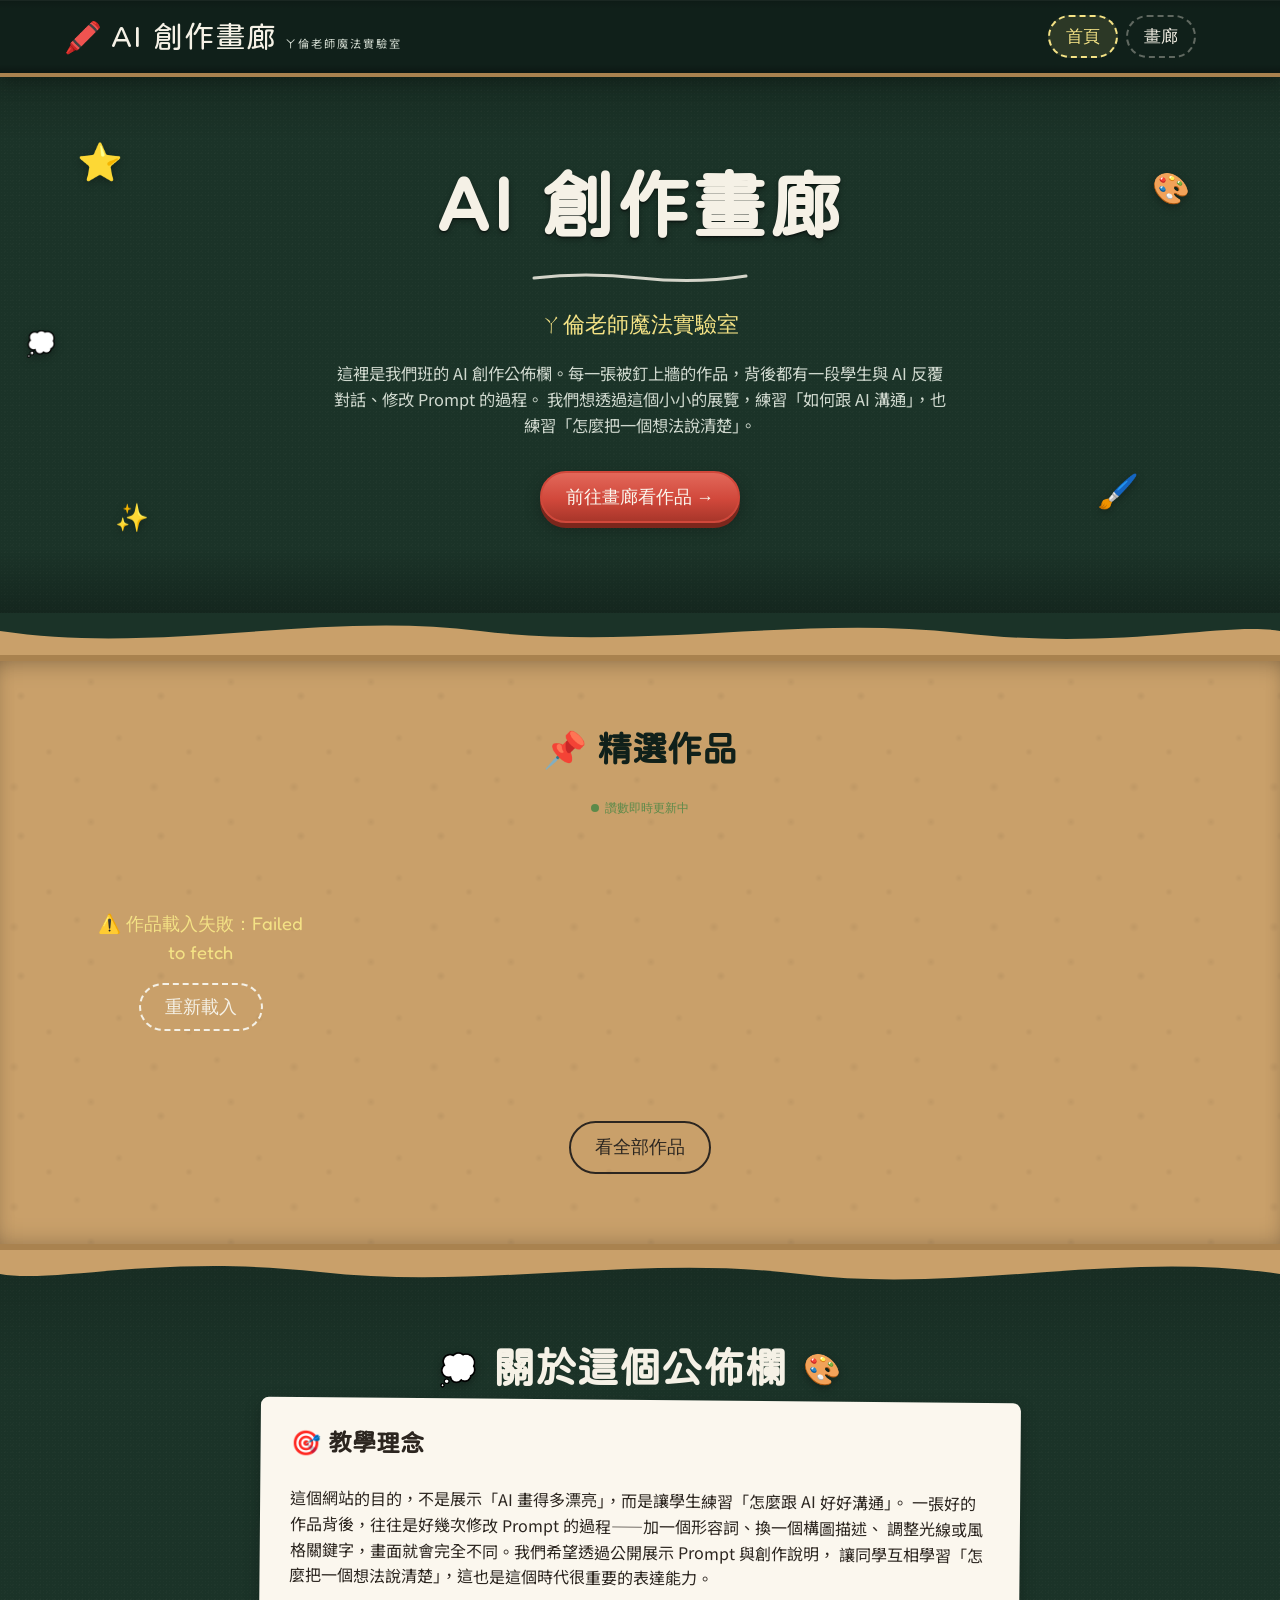
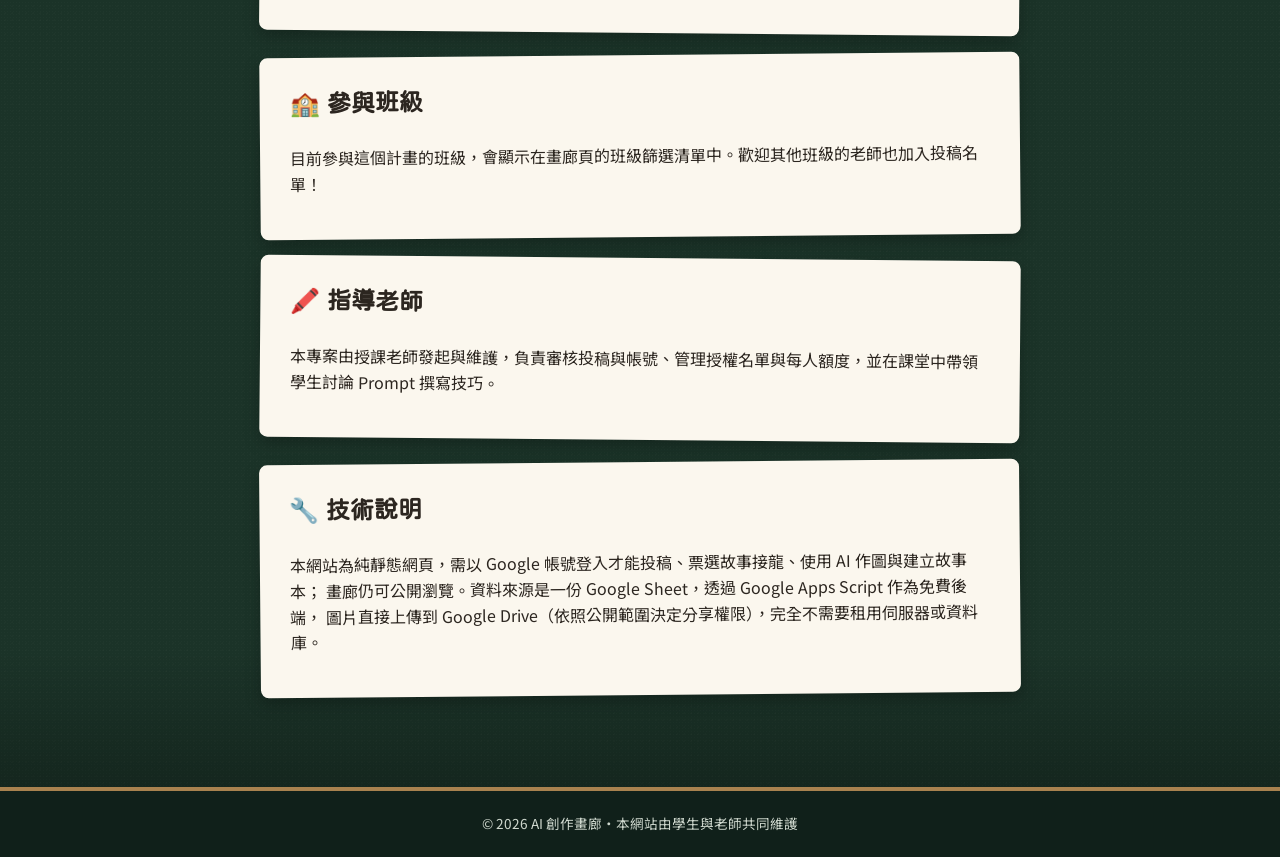
<file: index.html>
<!DOCTYPE html>
<html lang="zh-Hant">
<head>
<meta charset="UTF-8">
<meta name="viewport" content="width=device-width, initial-scale=1.0">
<title>AI 創作畫廊</title>
<meta name="description" content="展示學生 AI 生成作品的教室公佈欄式畫廊，練習與 AI 協作創作、學習寫出好的 Prompt。">
<link rel="preconnect" href="https://fonts.googleapis.com">
<link rel="preconnect" href="https://fonts.gstatic.com" crossorigin>
<link href="https://fonts.googleapis.com/css2?family=Huninn&family=Fredoka:wght@400;500;600;700&family=Noto+Sans+TC:wght@400;500;700;900&family=Nunito:wght@400;600;700&display=swap" rel="stylesheet">
<link rel="stylesheet" href="css/style.css">
</head>
<body>

<header class="site-header blackboard-bg">
  <div class="container">
    <a href="index.html" class="brand"><span class="brand-icon">🖍️</span> AI 創作畫廊<small>ㄚ倫老師魔法實驗室</small></a>
    <nav class="nav-tabs">
      <a class="nav-tab active" data-page="home" href="index.html">首頁</a>
      <a class="nav-tab" data-page="gallery" href="gallery.html">畫廊</a>
      <a class="nav-tab auth-only" data-page="submit" href="submit.html">我的頁面</a>
      <a class="nav-tab auth-only" data-page="ai" href="ai.html">AI 作圖</a>
      <a class="nav-tab auth-only" data-page="story" href="story.html">故事接龍</a>
    </nav>
  </div>
</header>

<section class="hero blackboard-bg">
  <span class="hero-decor d1">⭐</span>
  <span class="hero-decor d2">🎨</span>
  <span class="hero-decor d3">✨</span>
  <span class="hero-decor d4">🖌️</span>
  <span class="hero-decor d5">💭</span>
  <div class="container">
    <h1 class="hero-title">AI 創作畫廊</h1>
    <svg class="hero-underline" viewBox="0 0 220 14" style="display:block;margin:0 auto 22px;">
      <path d="M4 8 Q 55 2, 110 8 T 216 6" fill="none" stroke="#f5f1e6" stroke-width="3" stroke-linecap="round"/>
    </svg>
    <p class="hero-subtitle">ㄚ倫老師魔法實驗室</p>
    <p class="hero-desc">
      這裡是我們班的 AI 創作公佈欄。每一張被釘上牆的作品，背後都有一段學生與 AI 反覆對話、修改 Prompt 的過程。
      我們想透過這個小小的展覽，練習「如何跟 AI 溝通」，也練習「怎麼把一個想法說清楚」。
    </p>
    <div class="btn-row" style="justify-content:center;">
      <a href="gallery.html" class="btn btn-pin">前往畫廊看作品 →</a>
      <a href="submit.html" class="btn btn-chalk auth-only">前往我的頁面</a>
    </div>
  </div>
</section>
<svg class="wave-divider" viewBox="0 0 1200 44" preserveAspectRatio="none" xmlns="http://www.w3.org/2000/svg">
  <path d="M0,20 C150,44 300,0 450,20 C600,40 750,4 900,22 C1050,40 1150,10 1200,20 L1200,44 L0,44 Z" style="fill:var(--cork);"/>
</svg>

<section class="board-section cork-bg">
  <div class="container">
    <h2 class="board-heading">📌 精選作品</h2>
    <p style="text-align:center;margin:-24px 0 30px;">
      <span class="live-indicator"><span class="live-dot"></span>讚數即時更新中</span>
    </p>
    <div class="note-grid" id="featured-grid"></div>
    <div style="text-align:center;margin-top:10px;">
      <a href="gallery.html" class="btn btn-outline-dark">看全部作品</a>
    </div>
  </div>
</section>

<section class="blackboard-bg" id="about">
  <!-- 波浪要放在深色區塊「裡面」，透明的那一半才會露出黑板底色，接縫才不會出現一條淺色帶 -->
  <svg class="wave-divider wave-flip" viewBox="0 0 1200 44" preserveAspectRatio="none" xmlns="http://www.w3.org/2000/svg">
    <path d="M0,20 C150,44 300,0 450,20 C600,40 750,4 900,22 C1050,40 1150,10 1200,20 L1200,44 L0,44 Z" style="fill:var(--cork);"/>
  </svg>
  <div class="container about-wrap" style="padding:30px 0 70px;">
    <div class="page-hero-row">
      <span class="page-hero-emoji" aria-hidden="true">💭</span>
      <h1>關於這個公佈欄</h1>
      <span class="page-hero-emoji" aria-hidden="true">🎨</span>
    </div>

    <div class="about-card">
      <h3>🎯 教學理念</h3>
      <p>
        這個網站的目的，不是展示「AI 畫得多漂亮」，而是讓學生練習「怎麼跟 AI 好好溝通」。
        一張好的作品背後，往往是好幾次修改 Prompt 的過程——加一個形容詞、換一個構圖描述、
        調整光線或風格關鍵字，畫面就會完全不同。我們希望透過公開展示 Prompt 與創作說明，
        讓同學互相學習「怎麼把一個想法說清楚」，這也是這個時代很重要的表達能力。
      </p>
    </div>

    <div class="about-card">
      <h3>🏫 參與班級</h3>
      <p>目前參與這個計畫的班級，會顯示在畫廊頁的班級篩選清單中。歡迎其他班級的老師也加入投稿名單！</p>
    </div>

    <div class="about-card">
      <h3>🖍️ 指導老師</h3>
      <p>本專案由授課老師發起與維護，負責審核投稿與帳號、管理授權名單與每人額度，並在課堂中帶領學生討論 Prompt 撰寫技巧。</p>
    </div>

    <div class="about-card">
      <h3>🔧 技術說明</h3>
      <p>
        本網站為純靜態網頁，需以 Google 帳號登入才能投稿、票選故事接龍、使用 AI 作圖與建立故事本；
        畫廊仍可公開瀏覽。資料來源是一份 Google Sheet，透過 Google Apps Script 作為免費後端，
        圖片直接上傳到 Google Drive（依照公開範圍決定分享權限），完全不需要租用伺服器或資料庫。
      </p>
    </div>
  </div>
</section>

<footer class="site-footer">
  <div class="container">
    © <span id="footer-year"></span> AI 創作畫廊・本網站由學生與老師共同維護
  </div>
</footer>

<script src="js/config.js"></script>
<script src="js/api.js"></script>
<script src="js/main.js"></script>
<script src="js/filters.js"></script>
<script src="js/auth.js"></script>
<script src="js/home.js"></script>
</body>
</html>
</file>
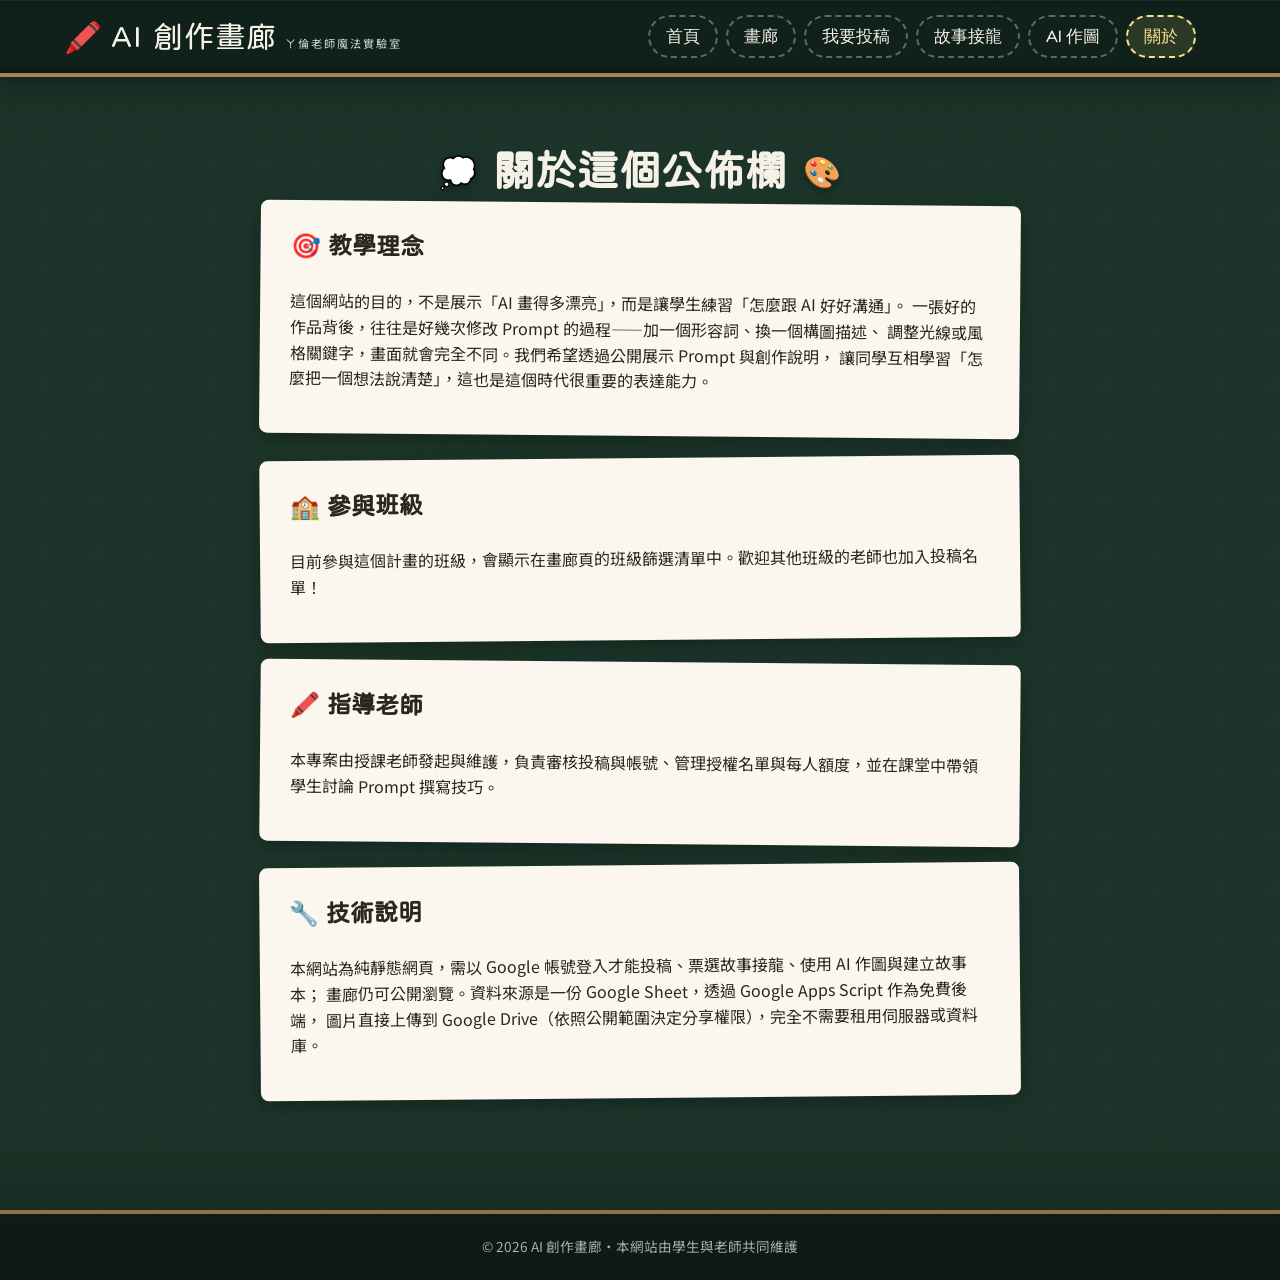
<file: about.html>
<!DOCTYPE html>
<html lang="zh-Hant">
<head>
<meta charset="UTF-8">
<meta name="viewport" content="width=device-width, initial-scale=1.0">
<title>關於 - AI 創作畫廊</title>
<meta name="description" content="關於這個 AI 創作教學專案的理念與參與者。">
<link rel="preconnect" href="https://fonts.googleapis.com">
<link rel="preconnect" href="https://fonts.gstatic.com" crossorigin>
<link href="https://fonts.googleapis.com/css2?family=Huninn&family=Fredoka:wght@400;500;600;700&family=Noto+Sans+TC:wght@400;500;700;900&family=Nunito:wght@400;600;700&display=swap" rel="stylesheet">
<link rel="stylesheet" href="css/style.css">
</head>
<body class="blackboard-bg">

<header class="site-header blackboard-bg">
  <div class="container">
    <a href="index.html" class="brand"><span class="brand-icon">🖍️</span> AI 創作畫廊<small>ㄚ倫老師魔法實驗室</small></a>
    <nav class="nav-tabs">
      <a class="nav-tab" data-page="home" href="index.html">首頁</a>
      <a class="nav-tab" data-page="gallery" href="gallery.html">畫廊</a>
      <a class="nav-tab" data-page="submit" href="submit.html">我要投稿</a>
      <a class="nav-tab" data-page="story" href="story.html">故事接龍</a>
      <a class="nav-tab" data-page="ai" href="ai.html">AI 作圖</a>
      <a class="nav-tab active" data-page="about" href="about.html">關於</a>
    </nav>
  </div>
</header>

<div class="container about-wrap">
  <div class="page-hero-row">
    <span class="page-hero-emoji" aria-hidden="true">💭</span>
    <h1>關於這個公佈欄</h1>
    <span class="page-hero-emoji" aria-hidden="true">🎨</span>
  </div>

  <div class="about-card">
    <h3>🎯 教學理念</h3>
    <p>
      這個網站的目的，不是展示「AI 畫得多漂亮」，而是讓學生練習「怎麼跟 AI 好好溝通」。
      一張好的作品背後，往往是好幾次修改 Prompt 的過程——加一個形容詞、換一個構圖描述、
      調整光線或風格關鍵字，畫面就會完全不同。我們希望透過公開展示 Prompt 與創作說明，
      讓同學互相學習「怎麼把一個想法說清楚」，這也是這個時代很重要的表達能力。
    </p>
  </div>

  <div class="about-card">
    <h3>🏫 參與班級</h3>
    <p>目前參與這個計畫的班級，會顯示在畫廊頁的班級篩選清單中。歡迎其他班級的老師也加入投稿名單！</p>
  </div>

  <div class="about-card">
    <h3>🖍️ 指導老師</h3>
    <p>本專案由授課老師發起與維護，負責審核投稿與帳號、管理授權名單與每人額度，並在課堂中帶領學生討論 Prompt 撰寫技巧。</p>
  </div>

  <div class="about-card">
    <h3>🔧 技術說明</h3>
    <p>
      本網站為純靜態網頁，需以 Google 帳號登入才能投稿、票選故事接龍、使用 AI 作圖與建立故事本；
      畫廊仍可公開瀏覽。資料來源是一份 Google Sheet，透過 Google Apps Script 作為免費後端，
      圖片直接上傳到 Google Drive（依照公開範圍決定分享權限），完全不需要租用伺服器或資料庫。
    </p>
  </div>
</div>

<footer class="site-footer">
  <div class="container">
    © <span id="footer-year"></span> AI 創作畫廊・本網站由學生與老師共同維護
  </div>
</footer>

<script src="js/config.js"></script>
<script src="js/api.js"></script>
<script src="js/main.js"></script>
<script src="js/filters.js"></script>
<script src="js/auth.js"></script>
<script>
  document.addEventListener("DOMContentLoaded", () => {
    setActiveNav("about");
    renderFooterYear();
  });
</script>
</body>
</html>
</file>
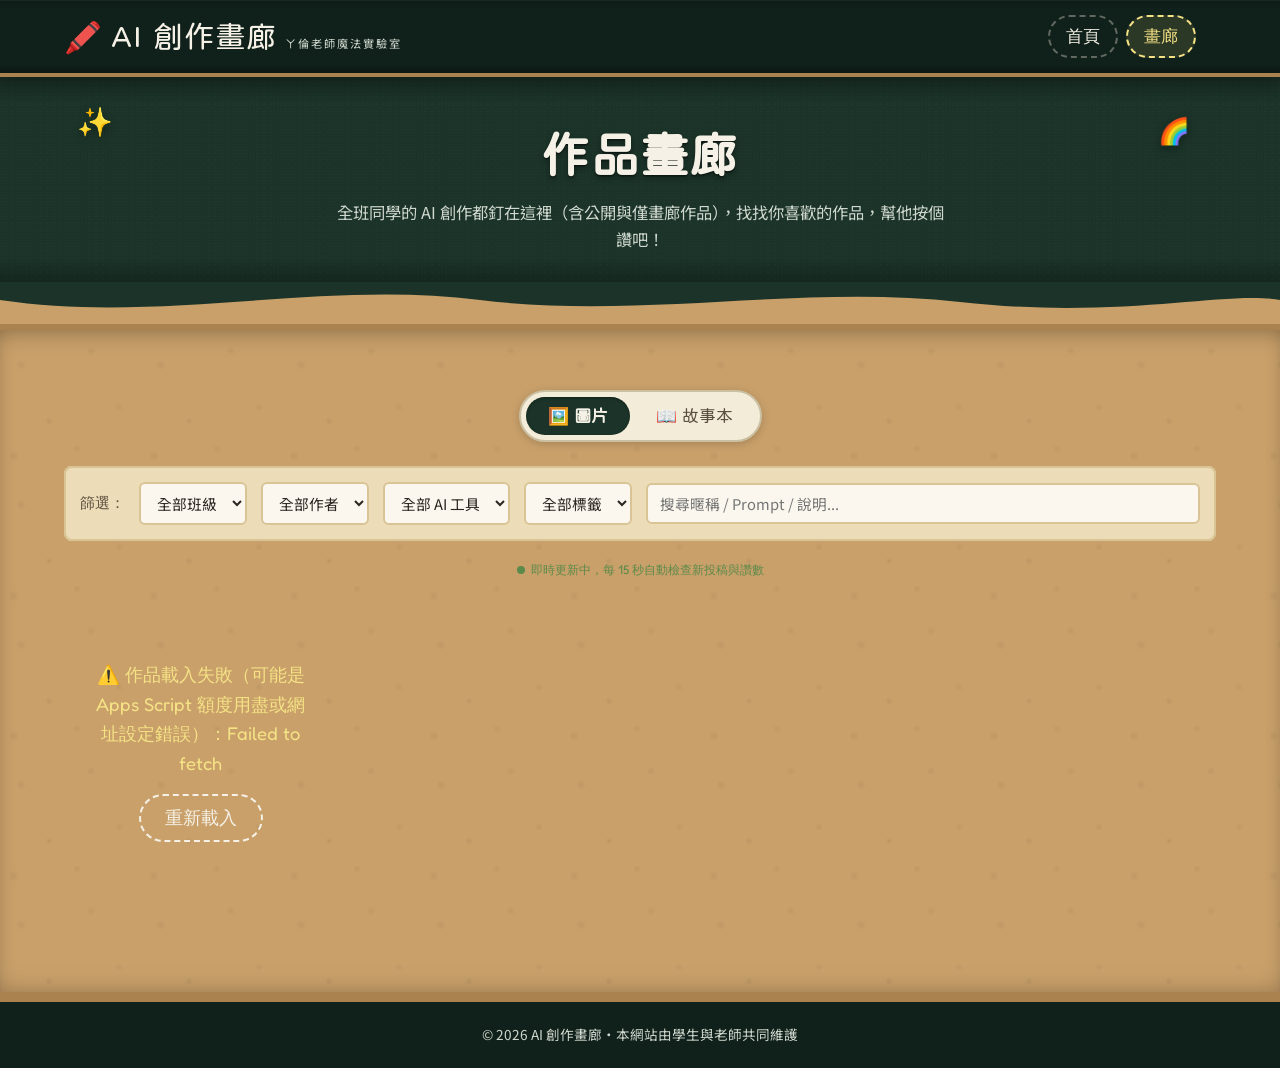
<file: gallery.html>
<!DOCTYPE html>
<html lang="zh-Hant">
<head>
<meta charset="UTF-8">
<meta name="viewport" content="width=device-width, initial-scale=1.0">
<title>畫廊 - AI 創作畫廊</title>
<meta name="description" content="瀏覽全班同學的 AI 創作作品，可依班級、暱稱、AI 工具、標籤、關鍵字篩選。">
<link rel="preconnect" href="https://fonts.googleapis.com">
<link rel="preconnect" href="https://fonts.gstatic.com" crossorigin>
<link href="https://fonts.googleapis.com/css2?family=Huninn&family=Fredoka:wght@400;500;600;700&family=Noto+Sans+TC:wght@400;500;700;900&family=Nunito:wght@400;600;700&display=swap" rel="stylesheet">
<link rel="stylesheet" href="css/style.css">
</head>
<body>

<header class="site-header blackboard-bg">
  <div class="container">
    <a href="index.html" class="brand"><span class="brand-icon">🖍️</span> AI 創作畫廊<small>ㄚ倫老師魔法實驗室</small></a>
    <nav class="nav-tabs">
      <a class="nav-tab" data-page="home" href="index.html">首頁</a>
      <a class="nav-tab active" data-page="gallery" href="gallery.html">畫廊</a>
      <a class="nav-tab auth-only" data-page="submit" href="submit.html">我的頁面</a>
      <a class="nav-tab auth-only" data-page="ai" href="ai.html">AI 作圖</a>
      <a class="nav-tab auth-only" data-page="story" href="story.html">故事接龍</a>
    </nav>
  </div>
</header>

<section class="hero blackboard-bg" style="padding:40px 0 30px;">
  <span class="hero-decor d1" style="font-size:1.8rem;">✨</span>
  <span class="hero-decor d2" style="font-size:1.6rem;">🌈</span>
  <div class="container">
    <h1 class="hero-title" style="font-size:clamp(2rem,5vw,3rem);">作品畫廊</h1>
    <p class="hero-desc" style="margin-bottom:0;">全班同學的 AI 創作都釘在這裡（含公開與僅畫廊作品），找找你喜歡的作品，幫他按個讚吧！</p>
  </div>
</section>
<svg class="wave-divider" viewBox="0 0 1200 44" preserveAspectRatio="none" xmlns="http://www.w3.org/2000/svg">
  <path d="M0,20 C150,44 300,0 450,20 C600,40 750,4 900,22 C1050,40 1150,10 1200,20 L1200,44 L0,44 Z" style="fill:var(--cork);"/>
</svg>

<section class="board-section cork-bg">
  <div class="container">
    <div id="gallery-filter-mount"></div>
    <p style="text-align:center;margin:-6px 0 20px;">
      <span class="live-indicator"><span class="live-dot"></span>即時更新中，每 15 秒自動檢查新投稿與讚數</span>
    </p>
    <div class="note-grid" id="gallery-grid"></div>
  </div>
</section>

<footer class="site-footer">
  <div class="container">
    © <span id="footer-year"></span> AI 創作畫廊・本網站由學生與老師共同維護
  </div>
</footer>

<script src="js/config.js"></script>
<script src="js/api.js"></script>
<script src="js/main.js"></script>
<script src="js/filters.js"></script>
<script src="js/auth.js"></script>
<script src="js/gallery.js"></script>
</body>
</html>
</file>
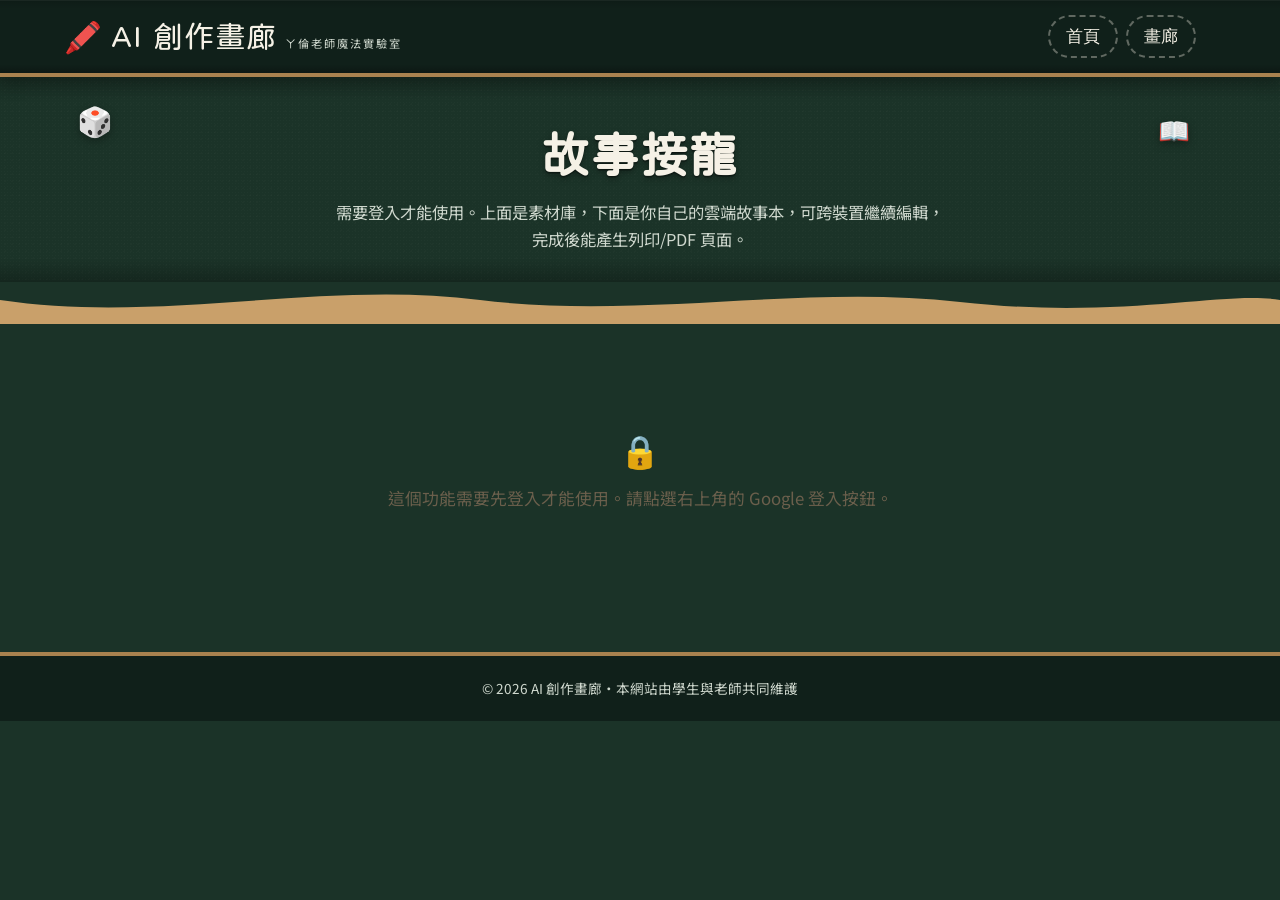
<file: story.html>
<!DOCTYPE html>
<html lang="zh-Hant">
<head>
<meta charset="UTF-8">
<meta name="viewport" content="width=device-width, initial-scale=1.0">
<title>故事接龍 - AI 創作畫廊</title>
<meta name="description" content="全班登入投票決定下一張接進故事的作品，並打造屬於自己的雲端故事本。">
<link rel="preconnect" href="https://fonts.googleapis.com">
<link rel="preconnect" href="https://fonts.gstatic.com" crossorigin>
<link href="https://fonts.googleapis.com/css2?family=Huninn&family=Fredoka:wght@400;500;600;700&family=Noto+Sans+TC:wght@400;500;700;900&family=Nunito:wght@400;600;700&display=swap" rel="stylesheet">
<link rel="stylesheet" href="css/style.css">
</head>
<body>

<header class="site-header blackboard-bg">
  <div class="container">
    <a href="index.html" class="brand"><span class="brand-icon">🖍️</span> AI 創作畫廊<small>ㄚ倫老師魔法實驗室</small></a>
    <nav class="nav-tabs">
      <a class="nav-tab" data-page="home" href="index.html">首頁</a>
      <a class="nav-tab" data-page="gallery" href="gallery.html">畫廊</a>
      <a class="nav-tab auth-only" data-page="submit" href="submit.html">我的頁面</a>
      <a class="nav-tab auth-only" data-page="ai" href="ai.html">AI 作圖</a>
      <a class="nav-tab auth-only active" data-page="story" href="story.html">故事接龍</a>
    </nav>
  </div>
</header>

<section class="hero blackboard-bg" style="padding:40px 0 30px;">
  <span class="hero-decor d1" style="font-size:1.8rem;">🎲</span>
  <span class="hero-decor d2" style="font-size:1.6rem;">📖</span>
  <div class="container">
    <h1 class="hero-title" style="font-size:clamp(2rem,5vw,3rem);">故事接龍</h1>
    <p class="hero-desc" style="margin-bottom:0;">需要登入才能使用。上面是素材庫，下面是你自己的雲端故事本，可跨裝置繼續編輯，完成後能產生列印/PDF 頁面。</p>
  </div>
</section>
<svg class="wave-divider" viewBox="0 0 1200 44" preserveAspectRatio="none" xmlns="http://www.w3.org/2000/svg">
  <path d="M0,20 C150,44 300,0 450,20 C600,40 750,4 900,22 C1050,40 1150,10 1200,20 L1200,44 L0,44 Z" style="fill:var(--cork);"/>
</svg>

<div class="container" id="story-gate" style="padding:20px 0 60px;"></div>

<footer class="site-footer">
  <div class="container">
    © <span id="footer-year"></span> AI 創作畫廊・本網站由學生與老師共同維護
  </div>
</footer>

<script src="js/config.js"></script>
<script src="js/api.js"></script>
<script src="js/main.js"></script>
<script src="js/filters.js"></script>
<script src="js/auth.js"></script>
<script src="js/story.js"></script>
</body>
</html>
</file>
<file: css/style.css>
/* ===================================================================
   OO班 AI 創作畫廊 — 教室黑板布告欄風格
   Design tokens
   =================================================================== */
:root {
  /* 顏色 */
  --blackboard: #1b3328;
  --blackboard-dark: #10201a;
  --blackboard-edge: #2b4a3b;
  --chalk-white: #f5f1e6;
  --chalk-dim: #cfd8ce;
  --chalk-yellow: #f4e285;
  --cork: #c9a06a;
  --cork-light: #ddbd87;
  --cork-dark: #a9824f;
  --kraft: #ecdcb8;
  --kraft-dark: #d9c495;
  --paper: #fbf7ee;
  --pushpin-red: #d1483b;
  --pushpin-blue: #3f7ea6;
  --pushpin-green: #5c8a4a;
  --pushpin-yellow: #dba52c;
  --tape: rgba(240, 232, 202, 0.75);
  --ink: #2c2620;
  --ink-soft: #5b4f3f;
  --shadow-soft: 0 6px 16px rgba(0, 0, 0, 0.25);
  --shadow-lift: 0 18px 30px rgba(0, 0, 0, 0.32);
  --radius-note: 14px;

  --font-display-zh: "Huninn", "Fredoka", cursive;
  --font-display-en: "Fredoka", cursive;
  --font-body: "Noto Sans TC", "Nunito", sans-serif;
  --font-hand: "Huninn", cursive;
}

* {
  box-sizing: border-box;
}

html {
  scroll-behavior: smooth;
}

body {
  margin: 0;
  font-family: var(--font-body);
  color: var(--ink);
  background: var(--blackboard);
  line-height: 1.6;
}

img {
  max-width: 100%;
  display: block;
}

a {
  color: inherit;
  text-decoration: none;
}

button {
  font-family: inherit;
  cursor: pointer;
}

.container {
  max-width: 1200px;
  margin: 0 auto;
  padding: 0 24px;
}

/* 減少動畫（尊重使用者偏好） */
@media (prefers-reduced-motion: reduce) {
  *, *::before, *::after {
    animation-duration: 0.001ms !important;
    animation-iteration-count: 1 !important;
    transition-duration: 0.001ms !important;
    scroll-behavior: auto !important;
  }
}

:focus-visible {
  outline: 3px dashed var(--chalk-yellow);
  outline-offset: 3px;
}

/* ===================================================================
   黑板紋理背景
   =================================================================== */
.blackboard-bg {
  background-color: var(--blackboard);
  background-image:
    radial-gradient(rgba(255, 255, 255, 0.02) 1px, transparent 1px),
    radial-gradient(rgba(255, 255, 255, 0.015) 1px, transparent 1px);
  background-size: 3px 3px, 7px 7px;
  background-position: 0 0, 2px 3px;
  position: relative;
}

.blackboard-bg::before {
  content: "";
  position: absolute;
  inset: 0;
  background: linear-gradient(180deg, rgba(0,0,0,0.15), transparent 12%, transparent 88%, rgba(0,0,0,0.25));
  pointer-events: none;
}

/* 木框邊緣 */
.wood-frame {
  border-top: 14px solid var(--cork-dark);
  border-bottom: 14px solid var(--cork-dark);
  box-shadow: inset 0 0 40px rgba(0,0,0,0.35);
}

/* 軟木塞紋理背景 */
.cork-bg {
  background-color: var(--cork);
  background-image:
    radial-gradient(circle at 15% 25%, rgba(0,0,0,0.06) 0, transparent 3%),
    radial-gradient(circle at 65% 15%, rgba(0,0,0,0.05) 0, transparent 3%),
    radial-gradient(circle at 35% 65%, rgba(0,0,0,0.06) 0, transparent 3%),
    radial-gradient(circle at 85% 55%, rgba(0,0,0,0.05) 0, transparent 3%),
    radial-gradient(circle at 55% 85%, rgba(0,0,0,0.05) 0, transparent 3%),
    radial-gradient(circle at 10% 90%, rgba(0,0,0,0.05) 0, transparent 3%);
  background-size: 140px 140px;
  box-shadow: inset 0 12px 24px -12px rgba(0,0,0,0.35), inset 0 -12px 24px -12px rgba(0,0,0,0.25);
  border-top: 6px solid var(--cork-dark);
  border-bottom: 6px solid var(--cork-dark);
}

/* ===================================================================
   Header / Nav — 貼在黑板上的標籤
   =================================================================== */
.site-header {
  position: sticky;
  top: 0;
  z-index: 100;
  background: var(--blackboard-dark);
  border-bottom: 4px solid var(--cork-dark);
  box-shadow: var(--shadow-soft), 0 1px 0 rgba(255,255,255,0.06) inset;
}

.site-header .container {
  display: flex;
  align-items: center;
  justify-content: space-between;
  padding: 12px 24px;
  flex-wrap: wrap;
  gap: 10px;
}

.brand {
  font-family: var(--font-display-zh);
  color: var(--chalk-white);
  font-size: 1.9rem;
  letter-spacing: 1px;
  display: flex;
  align-items: baseline;
  gap: 8px;
}

.brand-icon {
  display: inline-block;
}

.brand:hover .brand-icon {
  animation: wiggle 0.6s ease;
}

@keyframes wiggle {
  0%, 100% { transform: rotate(0deg); }
  25% { transform: rotate(-18deg); }
  75% { transform: rotate(18deg); }
}

.brand small {
  font-family: var(--font-body);
  font-size: 0.7rem;
  color: var(--chalk-dim);
  letter-spacing: 2px;
}

.nav-tabs {
  display: flex;
  align-items: center;
  justify-content: flex-end;
  gap: 6px 8px;
  /* 不要用 overflow-x:auto —— 只要設了 overflow-x，overflow-y 的 visible 就會
     自動變成 auto，右上角就會出現一個可以上下左右滑動的小捲軸框。
     這裡改成直接換行，導覽列永遠固定不會捲動。 */
  flex-wrap: wrap;
  overflow: visible;
  max-width: 100%;
}

.nav-tab { flex: 0 0 auto; }

.nav-tab {
  font-family: var(--font-display-en);
  font-size: 1.05rem;
  color: var(--chalk-white);
  background: transparent;
  border: 2px dashed rgba(245, 241, 230, 0.35);
  border-radius: 999px;
  padding: 6px 16px;
  transition: transform 0.15s ease, background 0.15s ease, border-color 0.15s ease;
  display: inline-block;
}

.nav-tab:hover {
  background: rgba(245, 241, 230, 0.08);
  border-color: var(--chalk-yellow);
  transform: translateY(-2px) rotate(-1deg);
}

.nav-tab.active {
  background: rgba(244, 226, 133, 0.12);
  border-color: var(--chalk-yellow);
  color: var(--chalk-yellow);
}

/* ===================================================================
   按鈕
   =================================================================== */
.btn {
  display: inline-block;
  font-family: var(--font-display-en);
  font-size: 1.1rem;
  padding: 10px 24px;
  border-radius: 999px;
  border: 2px solid transparent;
  transition: transform 0.15s ease, box-shadow 0.15s ease;
  transform-style: preserve-3d;
}

.btn:active {
  transform: translateY(1px) scale(0.97) !important;
}

.btn-chalk {
  background: transparent;
  color: var(--chalk-white);
  border: 2px dashed var(--chalk-white);
}

.btn-chalk:hover {
  transform: rotate(-1deg) translateY(-2px);
  background: rgba(255,255,255,0.06);
}

.btn-pin {
  background: linear-gradient(180deg, #e2685a 0%, var(--pushpin-red) 55%, #a8362a 100%);
  color: var(--paper);
  border-color: var(--pushpin-red);
  box-shadow: 0 5px 0 #7c261c, var(--shadow-soft);
}

.btn-pin:hover {
  transform: translateY(-2px) rotate(1deg);
  box-shadow: 0 6px 0 #7c261c, var(--shadow-lift);
}

.btn-pin:active {
  box-shadow: 0 2px 0 #7c261c, var(--shadow-soft) !important;
}

.btn-outline-dark {
  background: transparent;
  color: var(--ink);
  border: 2px solid var(--ink);
}

.btn-outline-dark:hover {
  background: var(--ink);
  color: var(--paper);
}

.btn-row {
  display: flex;
  gap: 14px;
  flex-wrap: wrap;
}

/* 頁面標題列：裝飾表情符號安全地排在標題兩側，不會疊字 */
.page-hero-row {
  display: flex;
  align-items: center;
  justify-content: center;
  gap: 16px;
  flex-wrap: wrap;
}

.page-hero-row h1 { margin: 0; }

.page-hero-emoji {
  font-size: 1.9rem;
  display: inline-block;
  filter: drop-shadow(0 3px 4px rgba(0, 0, 0, 0.3));
  animation: floatBob 4.5s ease-in-out infinite;
}

.page-hero-row .page-hero-emoji:nth-child(3) { animation-delay: 0.8s; }

/* ===================================================================
   Hero（首頁）
   =================================================================== */
.hero {
  padding: 70px 0 90px;
  text-align: center;
  position: relative;
}

.hero-title {
  font-family: var(--font-display-zh);
  color: var(--chalk-white);
  font-size: clamp(2.6rem, 6vw, 4.6rem);
  letter-spacing: 0.03em;
  margin: 0 0 6px;
  text-shadow: 0 1px 0 rgba(0,0,0,0.25), 0 2px 0 rgba(0,0,0,0.2), 0 3px 6px rgba(0,0,0,0.35);
}

.hero-underline {
  width: 220px;
  height: 14px;
  margin: 0 auto 22px;
  opacity: 0.85;
}

.hero-subtitle {
  font-family: var(--font-display-en);
  color: var(--chalk-yellow);
  font-size: 1.4rem;
  margin: 0 0 18px;
}

.hero-desc {
  color: var(--chalk-dim);
  max-width: 620px;
  margin: 0 auto 32px;
  font-size: 1.02rem;
}

.chalk-doodle {
  position: absolute;
  opacity: 0.55;
  pointer-events: none;
}

/* 漂浮的可愛裝飾貼紙 */
.hero-decor {
  position: absolute;
  pointer-events: none;
  filter: drop-shadow(0 3px 4px rgba(0, 0, 0, 0.3));
  animation: floatBob 4.5s ease-in-out infinite;
  z-index: 1;
}

@keyframes floatBob {
  0%, 100% { transform: translateY(0) rotate(-6deg); }
  50% { transform: translateY(-16px) rotate(6deg); }
}

.hero-decor.d1 { top: 10%; left: 6%; font-size: 2.3rem; animation-delay: 0s; }
.hero-decor.d2 { top: 16%; right: 7%; font-size: 1.9rem; animation-delay: 0.7s; }
.hero-decor.d3 { bottom: 14%; left: 9%; font-size: 1.7rem; animation-delay: 1.4s; }
.hero-decor.d4 { bottom: 18%; right: 11%; font-size: 2.1rem; animation-delay: 2.1s; }
.hero-decor.d5 { top: 46%; left: 2%; font-size: 1.5rem; animation-delay: 0.4s; display: none; }

@media (min-width: 900px) {
  .hero-decor.d5 { display: block; }
}

/* 波浪分隔線：黑板轉軟木塞區塊之間的可愛過場 */
.wave-divider {
  display: block;
  width: 100%;
  height: 44px;
  margin-top: -2px;
  position: relative;
  z-index: 2;
}

/* ===================================================================
   便條紙卡片（作品卡片）— 公佈欄核心元件
   =================================================================== */
.board-section {
  padding: 60px 0 70px;
}

.board-heading {
  text-align: center;
  font-family: var(--font-display-zh);
  color: var(--blackboard-dark);
  font-size: 2.2rem;
  margin: 0 0 40px;
}

.note-grid {
  display: grid;
  grid-template-columns: repeat(auto-fill, minmax(240px, 1fr));
  gap: 34px 28px;
  padding: 10px 4px 30px;
  perspective: 1200px;
}

.note-card {
  background: var(--paper);
  background-image: linear-gradient(135deg, rgba(255,255,255,0.5), rgba(0,0,0,0.03));
  border-radius: var(--radius-note);
  box-shadow: var(--shadow-soft);
  padding: 14px 14px 16px;
  position: relative;
  cursor: pointer;
  transition: transform 0.2s ease, box-shadow 0.2s ease;
  will-change: transform;
  transform-style: preserve-3d;
}

.note-card:nth-child(2n) { transform: rotate(-2deg); }
.note-card:nth-child(3n) { transform: rotate(1.5deg); }
.note-card:nth-child(4n) { transform: rotate(-1deg); }
.note-card:nth-child(5n) { transform: rotate(2deg); }

.note-card:hover,
.note-card:focus-visible {
  box-shadow: var(--shadow-lift);
  z-index: 5;
}

.note-card .pin {
  position: absolute;
  top: -13px;
  left: 50%;
  transform: translateX(-50%);
  width: 22px;
  height: 22px;
  border-radius: 50%;
  box-shadow: 0 4px 6px rgba(0,0,0,0.4), 0 1px 0 rgba(255,255,255,0.3) inset;
  z-index: 2;
}
.note-card .pin::after {
  content: "";
  position: absolute;
  top: 3px;
  left: 4px;
  width: 7px;
  height: 7px;
  border-radius: 50%;
  background: rgba(255, 255, 255, 0.85);
  filter: blur(0.5px);
}
.note-card:nth-child(3n) .pin { background: radial-gradient(circle at 32% 28%, #8fc2de 0%, var(--pushpin-blue) 55%, #24506b 100%); }
.note-card:nth-child(3n+1) .pin { background: radial-gradient(circle at 32% 28%, #ef8f83 0%, var(--pushpin-red) 55%, #7c261c 100%); }
.note-card:nth-child(3n+2) .pin { background: radial-gradient(circle at 32% 28%, #f5d385 0%, var(--pushpin-yellow) 55%, #8a6512 100%); }

.note-card .sticker {
  position: absolute;
  top: -14px;
  left: 6px;
  font-size: 1.4rem;
  transform: rotate(-18deg);
  filter: drop-shadow(0 2px 2px rgba(0, 0, 0, 0.25));
  z-index: 3;
  line-height: 1;
}
.note-card .sticker::before { content: "⭐"; }
.note-card:nth-child(5n+2) .sticker::before { content: "✨"; }
.note-card:nth-child(5n+3) .sticker::before { content: "💖"; }
.note-card:nth-child(5n+4) .sticker::before { content: "🌈"; }
.note-card:nth-child(5n) .sticker::before { content: "🎨"; }

.note-card .tape-corner {
  position: absolute;
  width: 46px;
  height: 20px;
  background: repeating-linear-gradient(
    45deg,
    var(--tape) 0 6px,
    rgba(255, 255, 255, 0.4) 6px 12px
  );
  top: -8px;
  right: 10px;
  transform: rotate(8deg);
  box-shadow: 0 1px 2px rgba(0,0,0,0.15);
}

.note-thumb-wrap {
  overflow: hidden;
  border-radius: 10px;
  background: var(--kraft);
  aspect-ratio: 4 / 3;
  margin-bottom: 10px;
  position: relative;
}

.no-image-placeholder {
  width: 100%;
  height: 100%;
  display: none;
  flex-direction: column;
  align-items: center;
  justify-content: center;
  gap: 6px;
  color: var(--ink-soft);
  font-size: 0.82rem;
  background: repeating-linear-gradient(
    45deg,
    rgba(0, 0, 0, 0.03) 0 10px,
    transparent 10px 20px
  );
}

.no-image-placeholder .no-image-icon {
  font-size: 2rem;
  opacity: 0.55;
}

.modal-img-wrap .no-image-placeholder {
  min-height: 260px;
  border-radius: 6px;
}

.note-thumb-wrap img {
  width: 100%;
  height: 100%;
  object-fit: cover;
  transition: transform 0.4s ease;
}

.note-card:hover .note-thumb-wrap img {
  transform: scale(1.06);
}

.note-meta-row {
  display: flex;
  justify-content: space-between;
  align-items: baseline;
  gap: 8px;
}

.note-student {
  font-family: var(--font-hand);
  font-size: 1.25rem;
  color: var(--ink);
}

.note-class {
  font-size: 0.78rem;
  color: var(--ink-soft);
  background: var(--kraft);
  padding: 2px 8px;
  border-radius: 10px;
  white-space: nowrap;
}

.note-tags {
  margin-top: 8px;
  display: flex;
  gap: 6px;
  flex-wrap: wrap;
}

.tag-chip {
  font-size: 0.72rem;
  padding: 2px 9px;
  border-radius: 12px;
  background: rgba(63, 126, 166, 0.12);
  color: var(--pushpin-blue);
  border: 1px solid rgba(63, 126, 166, 0.3);
}

.tool-chip {
  font-size: 0.72rem;
  padding: 2px 9px;
  border-radius: 12px;
  background: rgba(92, 138, 74, 0.14);
  color: var(--pushpin-green);
  border: 1px solid rgba(92, 138, 74, 0.35);
  font-weight: 600;
}

.note-footer-row {
  margin-top: 10px;
  display: flex;
  justify-content: space-between;
  align-items: center;
}

.like-count {
  font-size: 0.85rem;
  color: var(--pushpin-red);
  font-weight: 700;
  display: inline-block;
}

.note-card-new {
  animation: cardArrive 1.5s ease;
  box-shadow: 0 0 0 3px var(--chalk-yellow), var(--shadow-lift);
}

@keyframes cardArrive {
  0% { opacity: 0; transform: translateY(-16px) scale(0.9); }
  55% { opacity: 1; }
  100% { opacity: 1; transform: translateY(0) scale(1); }
}

.like-count-pulse {
  animation: likePulse 0.7s ease;
}

@keyframes likePulse {
  0% { transform: scale(1); }
  40% { transform: scale(1.4); color: #a8402f; }
  100% { transform: scale(1); }
}

.live-indicator {
  display: inline-flex;
  align-items: center;
  gap: 6px;
  font-size: 0.78rem;
  font-family: var(--font-display-en);
  color: var(--pushpin-green);
}

.live-indicator.on-dark {
  color: var(--chalk-yellow);
}

.live-dot {
  width: 8px;
  height: 8px;
  border-radius: 50%;
  background: var(--pushpin-green);
  display: inline-block;
  animation: livePulse 1.6s infinite;
}

.live-indicator.on-dark .live-dot {
  background: var(--chalk-yellow);
}

@keyframes livePulse {
  0%, 100% { opacity: 1; box-shadow: 0 0 0 0 rgba(92, 138, 74, 0.45); }
  50% { opacity: 0.65; box-shadow: 0 0 0 5px rgba(92, 138, 74, 0); }
}

/* ===================================================================
   畫廊頁 — 篩選列
   =================================================================== */
.filter-bar {
  background: var(--kraft);
  border-radius: 8px;
  padding: 16px;
  margin: 24px 0 10px;
  display: flex;
  gap: 14px;
  flex-wrap: wrap;
  align-items: center;
  box-shadow: inset 0 0 0 2px var(--kraft-dark);
}

.filter-bar input[type="text"],
.filter-bar select {
  font-family: var(--font-body);
  padding: 8px 12px;
  border: 2px solid var(--kraft-dark);
  border-radius: 6px;
  background: var(--paper);
  color: var(--ink);
  font-size: 0.92rem;
}

.filter-bar input[type="text"] {
  flex: 1;
  min-width: 180px;
}

.filter-label {
  font-family: var(--font-display-en);
  color: var(--ink-soft);
  font-size: 0.95rem;
}

.result-count {
  color: var(--chalk-dim);
  font-size: 0.9rem;
  margin: 4px 0 20px;
  text-align: center;
}

/* ===================================================================
   狀態訊息（載入 / 錯誤 / 空）
   =================================================================== */
.state-msg {
  text-align: center;
  padding: 50px 20px;
  color: var(--chalk-dim);
  font-family: var(--font-display-en);
  font-size: 1.15rem;
}

.state-msg.error {
  color: var(--chalk-yellow);
}

.state-msg .retry-btn {
  margin-top: 16px;
}

.spinner-chalk {
  width: 40px;
  height: 40px;
  margin: 0 auto 16px;
  border: 4px dashed var(--chalk-white);
  border-radius: 50%;
  animation: spin 1.4s linear infinite;
}

@keyframes spin {
  to { transform: rotate(360deg); }
}

/* ===================================================================
   Modal — 作品詳細
   =================================================================== */
.modal-overlay {
  position: fixed;
  inset: 0;
  background: rgba(16, 32, 26, 0.82);
  display: none;
  align-items: center;
  justify-content: center;
  z-index: 1000;
  padding: 20px;
}

.modal-overlay.open {
  display: flex;
}

.modal-box {
  background: var(--paper);
  max-width: 880px;
  width: 100%;
  max-height: 90vh;
  overflow-y: auto;
  border-radius: 8px;
  box-shadow: var(--shadow-lift);
  position: relative;
  padding: 30px;
}

.modal-close {
  position: absolute;
  top: 14px;
  right: 16px;
  background: var(--ink);
  color: var(--paper);
  border: none;
  width: 34px;
  height: 34px;
  border-radius: 50%;
  font-size: 1.1rem;
  line-height: 1;
}

.modal-grid {
  display: grid;
  grid-template-columns: 1.1fr 1fr;
  gap: 26px;
}

@media (max-width: 720px) {
  .modal-grid { grid-template-columns: 1fr; }
}

.modal-img-wrap {
  background: var(--kraft);
  border-radius: 6px;
  overflow: hidden;
  position: relative;
}

.modal-img-wrap img {
  width: 100%;
  height: auto;
}

.modal-title {
  font-family: var(--font-hand);
  font-size: 1.8rem;
  margin: 0 0 4px;
}

.modal-sub {
  color: var(--ink-soft);
  font-size: 0.92rem;
  margin-bottom: 14px;
}

.prompt-note {
  background: var(--chalk-yellow);
  border-radius: 4px;
  padding: 14px 16px;
  font-family: var(--font-hand);
  font-size: 1.15rem;
  color: #453b1a;
  box-shadow: var(--shadow-soft);
  transform: rotate(-1deg);
  margin-bottom: 16px;
  position: relative;
}

.prompt-note::before {
  content: "AI Prompt";
  position: absolute;
  top: -12px;
  left: 14px;
  background: var(--pushpin-red);
  color: #fff;
  font-family: var(--font-display-en);
  font-size: 0.75rem;
  padding: 2px 10px;
  border-radius: 10px;
}

.desc-block {
  margin-bottom: 16px;
  font-size: 0.96rem;
}

.desc-block h4,

.like-row {
  display: flex;
  align-items: center;
  gap: 12px;
  margin: 18px 0;
}

.like-btn {
  background: var(--pushpin-red);
  color: #fff;
  border: none;
  padding: 8px 18px;
  border-radius: 20px;
  font-family: var(--font-display-en);
  font-size: 1rem;
  transition: transform 0.15s ease;
}

.like-btn:hover { transform: scale(1.06); }
.like-btn:disabled {
  background: var(--kraft-dark);
  cursor: default;
}








/* ===================================================================
   投稿頁 — 表單
   =================================================================== */
.submit-wrap {
  max-width: 720px;
  margin: 0 auto;
  padding: 50px 0 90px;
  position: relative;
}

.steps-note {
  background: var(--paper);
  border-radius: 8px;
  padding: 18px 24px;
  box-shadow: var(--shadow-soft);
  margin-bottom: 30px;
  transform: rotate(-0.6deg);
}

.steps-note h3 {
  font-family: var(--font-hand);
  font-size: 1.3rem;
  margin: 0 0 10px;
}

.steps-note ol {
  padding-left: 20px;
  margin: 0;
}

.steps-note li {
  margin-bottom: 8px;
  font-size: 0.92rem;
  line-height: 1.5;
}

/* 小 ⓘ 提示：hover / focus 才展開詳細說明，平常保持版面簡潔 */
.info-tip {
  position: relative;
  display: inline-flex;
  align-items: center;
  justify-content: center;
  width: 16px;
  height: 16px;
  margin-left: 3px;
  border-radius: 50%;
  background: rgba(63, 126, 166, 0.15);
  color: var(--pushpin-blue);
  font-size: 0.7rem;
  font-style: normal;
  cursor: help;
  vertical-align: middle;
}

.info-tip .tip-bubble {
  display: none;
  position: absolute;
  bottom: 130%;
  left: 50%;
  transform: translateX(-50%);
  width: 260px;
  max-width: 70vw;
  background: var(--ink);
  color: var(--chalk-white);
  font-size: 0.78rem;
  line-height: 1.5;
  padding: 10px 12px;
  border-radius: 8px;
  box-shadow: var(--shadow-lift);
  z-index: 20;
  text-align: left;
}

.info-tip .tip-bubble::after {
  content: "";
  position: absolute;
  top: 100%;
  left: 50%;
  transform: translateX(-50%);
  border: 6px solid transparent;
  border-top-color: var(--ink);
}

.info-tip:hover .tip-bubble,
.info-tip:focus .tip-bubble,
.info-tip:focus-visible .tip-bubble {
  display: block;
}

.submit-form {
  background: var(--kraft);
  border-radius: 10px;
  padding: 30px;
  box-shadow: inset 0 0 0 3px var(--kraft-dark);
}

.form-row {
  margin-bottom: 18px;
}

.form-row label {
  display: block;
  font-family: var(--font-display-en);
  color: var(--ink-soft);
  margin-bottom: 6px;
  font-size: 1rem;
}

.form-row input,
.form-row select,
.form-row textarea {
  width: 100%;
  padding: 10px 12px;
  border: 2px solid var(--kraft-dark);
  border-radius: 6px;
  font-family: var(--font-body);
  font-size: 0.96rem;
  background: var(--paper);
  color: var(--ink);
}

.form-row input[type="checkbox"],
.form-row input[type="radio"] {
  width: auto;
  padding: 0;
  border: none;
  vertical-align: middle;
}

.form-row label:has(input[type="checkbox"]),
.form-row label:has(input[type="radio"]) {
  display: flex;
  align-items: center;
  gap: 8px;
}

.form-row textarea {
  resize: vertical;
  min-height: 90px;
}

.form-hint {
  font-size: 0.8rem;
  color: var(--ink-soft);
  margin-top: 4px;
}

.form-row select:disabled,
.form-row input:disabled {
  opacity: 0.6;
  cursor: not-allowed;
  background: var(--kraft-dark);
}

.image-check {
  margin-top: 8px;
  padding: 8px 12px;
  border-radius: 6px;
  font-size: 0.85rem;
  display: none;
}

.image-check.show { display: block; }
.image-check.pending { background: #fdf1cf; color: #6b510f; }
.image-check.success { background: #dff0d2; color: #33581f; }
.image-check.error { background: #fadbd6; color: #7a2116; }

.image-preview {
  margin-top: 10px;
  max-height: 220px;
  width: auto;
  border-radius: 8px;
  box-shadow: var(--shadow-soft);
  border: 3px solid var(--paper);
}

.form-msg {
  margin-top: 16px;
  padding: 14px 18px;
  border-radius: 6px;
  font-size: 0.95rem;
  display: none;
}

.form-msg.show { display: block; }
.form-msg.success { background: #dff0d2; color: #33581f; border: 2px solid #6ba043; }
.form-msg.pending { background: #fdf1cf; color: #6b510f; border: 2px solid #dba52c; }
.form-msg.error { background: #fadbd6; color: #7a2116; border: 2px solid var(--pushpin-red); }

/* ===================================================================
   關於頁
   =================================================================== */
.about-wrap {
  max-width: 760px;
  margin: 0 auto;
  padding: 60px 0 90px;
  color: var(--paper);
  position: relative;
}

.about-wrap h1 {
  font-family: var(--font-display-zh);
  color: var(--chalk-white);
  font-size: 2.6rem;
  text-align: center;
}

.about-card {
  background: var(--paper);
  color: var(--ink);
  border-radius: 8px;
  padding: 26px 30px;
  margin-bottom: 22px;
  box-shadow: var(--shadow-soft);
}

.about-card:nth-child(odd) { transform: rotate(-0.5deg); }
.about-card:nth-child(even) { transform: rotate(0.5deg); }

.about-card h3 {
  font-family: var(--font-hand);
  font-size: 1.5rem;
  margin-top: 0;
}

/* ===================================================================
   Footer
   =================================================================== */
.site-footer {
  background: var(--blackboard-dark);
  color: var(--chalk-dim);
  text-align: center;
  padding: 22px 0;
  font-size: 0.85rem;
  border-top: 4px solid var(--cork-dark);
}

/* ===================================================================
   RWD
   =================================================================== */
@media (max-width: 640px) {
  .hero { padding: 48px 0 60px; }
  .board-section { padding: 40px 0 50px; }
  .note-grid { grid-template-columns: repeat(auto-fill, minmax(150px, 1fr)); gap: 26px 16px; }
  .site-header .container { justify-content: center; }
  .filter-bar { flex-direction: column; align-items: stretch; }
  .modal-box { padding: 20px; }
}

/* ===================================================================
   故事接龍投票遊戲（story.html）
   =================================================================== */

.story-msg {
  text-align: center;
  padding: 40px 20px;
  color: #6b5f4c;
  font-size: 1.05rem;
}

.story-msg a { color: var(--pushpin-blue); text-decoration: underline; }

.story-msg-error { color: #7a2116; }

.story-chain {
  display: flex;
  align-items: center;
  gap: 6px;
  overflow-x: auto;
  padding: 20px 6px 30px;
  perspective: 1200px;
}

.story-frame {
  flex: 0 0 auto;
  width: 190px;
  background: var(--paper);
  border-radius: var(--radius-note);
  box-shadow: var(--shadow-soft);
  padding: 10px 10px 12px;
  transition: transform 0.2s ease;
}

.story-frame:hover {
  transform: translateY(-5px) rotate(-1deg) scale(1.02);
  box-shadow: var(--shadow-lift);
}

.story-frame-number {
  font-family: var(--font-hand);
  font-size: 0.85rem;
  color: var(--pushpin-red);
  margin-bottom: 4px;
}

.story-frame-img {
  width: 100%;
  aspect-ratio: 1 / 1;
  border-radius: 6px;
  overflow: hidden;
  background: var(--kraft-dark);
}

.story-frame-img img { width: 100%; height: 100%; object-fit: cover; }
.story-frame-broken { object-fit: contain; padding: 10px; }

.story-frame-caption {
  margin-top: 8px;
  font-size: 0.82rem;
  display: flex;
  flex-wrap: wrap;
  align-items: center;
  gap: 6px;
}

.story-frame-votes {
  font-size: 0.72rem;
  color: #8a6512;
  background: #fdf1cf;
  padding: 2px 7px;
  border-radius: 10px;
  white-space: nowrap;
}

.story-arrow {
  flex: 0 0 auto;
  font-size: 1.6rem;
  color: var(--cork-dark);
  padding: 0 4px;
}

.story-round-grid {
  display: grid;
  grid-template-columns: repeat(auto-fill, minmax(210px, 1fr));
  gap: 26px;
  margin-top: 18px;
}

.story-vote-card {
  background: var(--paper);
  border-radius: var(--radius-note);
  box-shadow: var(--shadow-soft);
  padding: 12px 12px 16px;
  text-align: center;
  transition: transform 0.2s ease, box-shadow 0.2s ease;
  border: 2px solid transparent;
}

.story-vote-card:hover { transform: translateY(-4px); box-shadow: var(--shadow-lift); }
.story-vote-card.is-my-vote { border-color: var(--pushpin-green); }

.story-vote-img {
  width: 100%;
  aspect-ratio: 1 / 1;
  border-radius: 6px;
  overflow: hidden;
  background: var(--kraft-dark);
  margin-bottom: 8px;
}
.story-vote-img img { width: 100%; height: 100%; object-fit: cover; }

.story-vote-info {
  display: flex;
  justify-content: center;
  align-items: center;
  gap: 6px;
  flex-wrap: wrap;
  font-size: 0.9rem;
  margin-bottom: 8px;
}

.vote-bar-track {
  width: 100%;
  height: 10px;
  border-radius: 6px;
  background: var(--kraft-dark);
  overflow: hidden;
  margin-bottom: 4px;
}

.vote-bar-fill {
  height: 100%;
  background: linear-gradient(90deg, var(--pushpin-yellow), var(--pushpin-red));
  transition: width 0.4s ease;
}

.vote-count-label {
  font-size: 0.78rem;
  color: #6b5f4c;
  margin-bottom: 10px;
}

.vote-btn { width: 100%; font-size: 0.95rem; padding: 8px 16px; }
.vote-btn:disabled {
  background: var(--pushpin-green);
  border-color: var(--pushpin-green);
  box-shadow: none;
  cursor: default;
  opacity: 0.9;
}

.my-story-section {
  position: relative;
  overflow: hidden;
  background:
    /* 柔和的彩色光暈，讓畫面更有故事書氣氛 */
    radial-gradient(circle at 12% 16%, rgba(63,126,166,0.16) 0, transparent 34%),
    radial-gradient(circle at 88% 20%, rgba(209,72,59,0.12) 0, transparent 32%),
    radial-gradient(circle at 80% 84%, rgba(92,138,74,0.16) 0, transparent 34%),
    radial-gradient(circle at 20% 88%, rgba(219,165,44,0.16) 0, transparent 34%),
    /* 底色暖暖的紙張漸層 */
    linear-gradient(160deg, #fdf8ee 0%, #fbeede 46%, #f5f2e3 100%);
}

/* 細點點紋理，像故事書的內頁 */
.my-story-section::before {
  content: "";
  position: absolute;
  inset: 0;
  background-image: radial-gradient(rgba(169,130,79,0.16) 1.5px, transparent 1.6px);
  background-size: 24px 24px;
  opacity: 0.55;
  pointer-events: none;
  z-index: 0;
}

/* 右上 / 左下角落的手繪感光暈，增加活潑度 */
.my-story-section::after {
  content: "";
  position: absolute;
  inset: 0;
  background:
    radial-gradient(circle at 50% -6%, rgba(255,255,255,0.65) 0, transparent 45%),
    radial-gradient(circle at 96% 8%, rgba(244,226,133,0.35) 0, transparent 18%),
    radial-gradient(circle at 4% 96%, rgba(63,126,166,0.18) 0, transparent 20%);
  pointer-events: none;
  z-index: 0;
}

/* 讓內容浮在上面兩層裝飾之上 */
.my-story-section > .container {
  position: relative;
  z-index: 1;
}

/* 「我的故事本」標題做成一張貼在頁面上的小標籤 */
.my-story-heading {
  display: table;
  margin: 0 auto 34px;
  padding: 8px 26px;
  transform: rotate(-1.2deg);
  background: linear-gradient(180deg, #fffdf6, #fbefd6);
  border: 2px dashed var(--cork-dark);
  border-radius: 16px;
  box-shadow: 0 6px 14px rgba(120, 90, 40, 0.18);
}

/* ===================================================================
   我的故事本（story.html 個人拖曳故事版，純前端 localStorage）
   =================================================================== */

.my-story-pool {
  display: flex;
  gap: 20px;
  overflow-x: auto;
  padding: 16px 10px 26px;
}

.my-story-pool-item {
  flex: 0 0 auto;
  width: 112px;
  cursor: grab;
  position: relative;
  text-align: center;
  background: #fff;
  padding: 8px 8px 22px;
  border-radius: 4px;
  box-shadow: 0 4px 10px rgba(60, 45, 20, 0.25);
  transition: transform 0.2s ease, box-shadow 0.2s ease;
}

.my-story-pool-item:nth-child(odd) { transform: rotate(-3deg); }
.my-story-pool-item:nth-child(even) { transform: rotate(2.5deg); }

.my-story-pool-item:hover {
  transform: rotate(0deg) translateY(-6px) scale(1.06);
  box-shadow: 0 10px 18px rgba(60, 45, 20, 0.32);
  z-index: 3;
}

.my-story-pool-item img {
  width: 96px;
  height: 96px;
  object-fit: cover;
  border-radius: 2px;
  display: block;
}

.pool-item-add {
  position: absolute;
  top: -8px;
  right: -8px;
  width: 26px;
  height: 26px;
  border-radius: 50%;
  background: radial-gradient(circle at 32% 28%, #ef8f83 0%, var(--pushpin-red) 55%, #7c261c 100%);
  color: #fff;
  display: flex;
  align-items: center;
  justify-content: center;
  font-size: 1rem;
  font-weight: 700;
  cursor: pointer;
  box-shadow: 0 3px 5px rgba(0,0,0,0.35);
  transition: transform 0.15s ease;
}

.pool-item-add:hover { transform: scale(1.2) rotate(10deg); }

.pool-item-name {
  font-size: 0.75rem;
  margin-top: 6px;
  color: #5b4f3f;
  white-space: nowrap;
  overflow: hidden;
  text-overflow: ellipsis;
  font-family: var(--font-hand);
}

.my-story-board {
  position: relative;
  background: repeating-linear-gradient(
      transparent, transparent 27px, rgba(63,126,166,0.08) 28px
    ),
    #fffdf6;
  border-radius: 14px;
  padding: 22px 20px 26px;
  margin-top: 28px;
  box-shadow: var(--shadow-lift);
  border: 1px solid rgba(0,0,0,0.06);
}

.my-story-board::before {
  /* 貼在角落的紙膠帶裝飾，每個故事版顏色不同 */
  content: "";
  position: absolute;
  top: -12px;
  left: 28px;
  width: 70px;
  height: 24px;
  background: var(--pushpin-yellow);
  opacity: 0.85;
  transform: rotate(-6deg);
  box-shadow: 0 2px 3px rgba(0,0,0,0.2);
}

.my-story-board:nth-child(2)::before { background: var(--pushpin-blue); left: auto; right: 32px; transform: rotate(7deg); }
.my-story-board:nth-child(3)::before { background: var(--pushpin-green); transform: rotate(4deg); }

.my-board-header {
  display: flex;
  justify-content: space-between;
  align-items: center;
  margin-bottom: 14px;
}

.my-board-title {
  font-family: var(--font-hand);
  font-size: 1.3rem;
  color: var(--ink);
}

.my-board-delete {
  background: none;
  border: none;
  color: #7a2116;
  font-size: 0.78rem;
  cursor: pointer;
  text-decoration: underline;
  opacity: 0.75;
}
.my-board-delete:hover { opacity: 1; }

.my-story-board-dropzone {
  display: flex;
  flex-wrap: wrap;
  align-items: flex-start;
  gap: 20px;
  min-height: 150px;
  border-radius: 10px;
  padding: 14px;
  border: 2px dashed rgba(63, 126, 166, 0.35);
  transition: background 0.15s ease, border-color 0.15s ease;
}

.my-story-board-dropzone.is-drag-over {
  background: rgba(63, 126, 166, 0.12);
  border-color: var(--pushpin-blue);
}

.my-board-empty {
  color: #a5987f;
  font-size: 0.88rem;
  margin: auto;
  padding: 30px 16px;
  text-align: center;
  font-family: var(--font-hand);
}

.my-story-frame {
  width: 148px;
  background: #fff;
  border-radius: 4px;
  box-shadow: 0 5px 12px rgba(60, 45, 20, 0.3);
  padding: 8px 8px 10px;
  position: relative;
  cursor: grab;
  transition: transform 0.2s ease, box-shadow 0.2s ease;
}

.my-story-frame:nth-child(odd) { transform: rotate(2deg); }
.my-story-frame:nth-child(even) { transform: rotate(-2deg); }

.my-story-frame:hover {
  transform: rotate(0deg) translateY(-4px) scale(1.04);
  box-shadow: 0 10px 18px rgba(60, 45, 20, 0.38);
  z-index: 3;
}

.my-story-frame .story-frame-img {
  width: 100%;
  aspect-ratio: 1 / 1;
  border-radius: 2px;
  overflow: hidden;
  background: var(--kraft-dark);
}
.my-story-frame .story-frame-img img { width: 100%; height: 100%; object-fit: cover; }

.my-story-frame .story-frame-caption {
  font-family: var(--font-hand);
  font-size: 0.95rem;
  margin-top: 6px;
  text-align: center;
}

.my-frame-remove {
  position: absolute;
  top: -10px;
  right: -10px;
  width: 24px;
  height: 24px;
  border-radius: 50%;
  background: #7a2116;
  color: #fff;
  border: 2px solid #fff;
  cursor: pointer;
  font-size: 0.9rem;
  line-height: 1;
  box-shadow: 0 2px 4px rgba(0,0,0,0.3);
}

.my-frame-caption-input {
  width: 100%;
  margin-top: 8px;
  font-size: 0.78rem;
  padding: 5px 8px;
  border: 1px dashed var(--pushpin-blue);
  background: rgba(63, 126, 166, 0.06);
  border-radius: 6px;
  font-family: var(--font-body);
}
.my-frame-caption-input:focus {
  outline: none;
  border-style: solid;
  background: #fff;
}

/* ===================================================================
   v2 新增樣式：登入狀態、隱私可見度、投稿頁上傳/我的投稿、
   故事接龍即時票況、榮譽榜、故事本頁籤
   =================================================================== */

.auth-slot {
  display: flex;
  align-items: center;
  gap: 8px;
  margin-left: 12px;
  flex-wrap: nowrap;
  flex: 0 0 auto;
  white-space: nowrap;
}
.auth-nickname {
  color: #f5f1e6;
  font-family: var(--font-hand);
  font-size: 0.95rem;
  white-space: nowrap;
}
.google-signin-btn { display: inline-block; }

.visibility-badge {
  position: absolute;
  left: 8px;
  bottom: 8px;
  background: rgba(0, 0, 0, 0.55);
  color: #fff;
  font-size: 0.7rem;
  padding: 2px 8px;
  border-radius: 999px;
  z-index: 2;
}

.visibility-options {
  display: flex;
  flex-direction: column;
  gap: 8px;
}
.visibility-option {
  display: flex;
  align-items: baseline;
  gap: 10px;
  padding: 10px 12px;
  border: 2px solid var(--kraft);
  border-radius: 8px;
  cursor: pointer;
}
.visibility-option input { margin: 0; }
.visibility-option small { color: var(--ink-soft); flex-basis: 100%; }
.visibility-option.disabled { opacity: 0.45; cursor: not-allowed; }

.image-mode-btn.active { background: var(--pushpin-blue); color: #fff; }

.my-submissions-grid {
  display: grid;
  grid-template-columns: repeat(auto-fill, minmax(220px, 1fr));
  gap: 20px;
}
.submission-card { text-align: left; }
.form-msg-inline {
  font-size: 0.8rem;
  min-height: 1.2em;
  margin-top: 6px;
  color: var(--ink-soft);
}

.standings-list { display: flex; flex-direction: column; gap: 10px; max-width: 640px; margin: 0 auto; }
.standings-row {
  display: flex;
  align-items: center;
  gap: 12px;
  background: #fff;
  border-radius: 8px;
  padding: 8px 12px;
  box-shadow: var(--shadow-soft);
}
.standings-rank { width: 28px; text-align: center; font-weight: 700; }
.standings-thumb { width: 40px; height: 40px; border-radius: 6px; object-fit: cover; }
.standings-name { flex: 1; font-family: var(--font-hand); }
.standings-votes { color: var(--ink-soft); font-size: 0.85rem; white-space: nowrap; }

.honor-round { max-width: 720px; margin: 0 auto 18px; }
.honor-round-date { text-align: center; color: var(--ink-soft); font-size: 0.85rem; margin-bottom: 8px; }
.honor-round-entries { display: flex; gap: 14px; justify-content: center; flex-wrap: wrap; }
.honor-entry {
  background: #fff;
  border-radius: 10px;
  padding: 10px;
  text-align: center;
  box-shadow: var(--shadow-soft);
  width: 120px;
}
.honor-entry img { width: 100%; aspect-ratio: 1; object-fit: cover; border-radius: 6px; margin-bottom: 6px; }
.honor-rank { font-size: 1.3rem; }
.honor-name { display: block; font-family: var(--font-hand); font-size: 0.85rem; }
.honor-votes { display: block; color: var(--ink-soft); font-size: 0.75rem; }

#book-tabs .book-tab-btn { font-family: var(--font-hand); }
.save-status { min-height: 1.4em; }

.reference-option { cursor: pointer; border: 2px solid transparent; }
.reference-option.selected { border-color: var(--pushpin-green); box-shadow: 0 0 0 2px rgba(107,160,67,0.3); }

/* 公開範圍：hover/focus 顯示說明的小 tooltip，取代常駐的說明文字 */
.info-tooltip {
  position: relative;
  display: inline-flex;
  align-items: center;
  justify-content: center;
  margin-left: 6px;
  width: 18px;
  height: 18px;
  border-radius: 50%;
  background: rgba(0,0,0,0.08);
  color: var(--ink-soft);
  font-size: 0.75rem;
  cursor: help;
}
.info-tooltip .tooltip-text {
  visibility: hidden;
  opacity: 0;
  transition: opacity 0.15s ease;
  position: absolute;
  left: 0;
  top: 130%;
  z-index: 5;
  width: 230px;
  background: #2b2b2b;
  color: #fff;
  padding: 8px 10px;
  border-radius: 6px;
  font-size: 0.78rem;
  line-height: 1.5;
  box-shadow: 0 4px 12px rgba(0,0,0,0.25);
  pointer-events: none;
}
.info-tooltip:hover .tooltip-text,
.info-tooltip:focus .tooltip-text { visibility: visible; opacity: 1; }

/* 常用標籤快選 chip */
.tag-chip-row {
  display: flex;
  flex-wrap: nowrap;
  gap: 6px;
  margin-top: 8px;
  overflow-x: auto;
  padding-bottom: 4px;
  scrollbar-width: thin;
}
.tag-chip-row .tag-chip { flex: 0 0 auto; }
.tag-chip {
  border: 1.5px solid var(--kraft);
  background: #fff;
  border-radius: 999px;
  padding: 3px 12px;
  font-size: 0.8rem;
  cursor: pointer;
  color: var(--ink-soft);
  transition: all 0.15s ease;
}
.tag-chip:hover { border-color: var(--pushpin-blue); }
.tag-chip.active { background: var(--pushpin-blue); border-color: var(--pushpin-blue); color: #fff; }

/* 私人圖片非同步載入中的簡單提示（Api.setImageSrc 使用） */
.img-loading {
  min-height: 60px;
  background: repeating-linear-gradient(45deg, #eee, #eee 10px, #f5f5f5 10px, #f5f5f5 20px);
  animation: img-loading-pulse 1.2s ease-in-out infinite;
}
@keyframes img-loading-pulse {
  0%, 100% { opacity: 0.6; }
  50% { opacity: 1; }
}

/* ===================================================================
   需要登入才顯示的元素（導覽列分頁、首頁按鈕…）
   未登入一律隱藏，Auth 登入成功後會在 <body> 加上 .is-logged-in
   =================================================================== */
.auth-only { display: none !important; }
body.is-logged-in .auth-only { display: inline-block !important; }

/* 首頁下方的「關於」區塊：上緣的波浪要上下翻轉才會接得順（由 cork 過渡回黑板色） */
.wave-flip {
  transform: rotate(180deg);
  display: block;
  margin-top: 0;
  margin-bottom: 10px;
}

/* ===================================================================
   AI 作圖：歷史 Prompt 下拉、產生結果視窗
   =================================================================== */
.prompt-history-row {
  display: flex;
  align-items: center;
  gap: 8px;
  flex-wrap: wrap;
  margin-bottom: 8px;
}

.prompt-history-row select {
  flex: 1;
  min-width: 220px;
  padding: 8px 10px;
  border-radius: 8px;
  border: 2px solid #d8cdb4;
  background: #fffdf6;
  color: var(--ink);
  font-size: 0.95rem;
  font-family: inherit;
}

.ai-result-modal .modal-box { max-width: 620px; padding: 26px 26px 30px; }
.ai-result-modal .ai-result-img-frame img { max-height: 42vh; }

.ai-result-img-frame {
  background: #12241d;
  border-radius: 12px;
  padding: 14px;
  display: flex;
  align-items: center;
  justify-content: center;
  min-height: 220px;
}

.ai-result-img-frame img {
  max-width: 100%;
  max-height: 58vh;
  border-radius: 8px;
  display: block;
}

/* 結果視窗裡的「微調」區塊 */
.ai-tweak-block {
  margin-top: 18px;
  padding: 18px 18px 20px;
  border-radius: 12px;
  background: #f3ecd9;
  border: 2px dashed #cbbfa2;
}

.ai-tweak-block h3 {
  font-family: var(--font-hand);
  font-size: 1.25rem;
  margin: 0 0 12px;
}

.ai-tweak-checkbox {
  display: flex;
  align-items: flex-start;
  gap: 8px;
  font-size: 0.9rem;
  line-height: 1.5;
  color: var(--ink);
  cursor: pointer;
}

.ai-tweak-checkbox input {
  width: 18px;
  height: 18px;
  flex: 0 0 auto;
  margin-top: 2px;
}

.ai-result-prompt {
  width: 100%;
  margin-top: 6px;
  padding: 12px 14px;
  border-radius: 10px;
  border: 2px dashed #cbbfa2;
  background: #fffdf6;
  color: var(--ink);
  font-size: 0.95rem;
  line-height: 1.7;
  white-space: pre-wrap;
  resize: vertical;
  font-family: inherit;
}

@media (max-width: 560px) {
  .ai-result-modal .modal-box { padding: 22px 16px 26px; }
}

/* ===================================================================
   我的頁面：作品卡片的刪除鈕、故事本縮圖
   =================================================================== */
.submission-card { position: relative; }

.submission-delete-btn {
  position: absolute;
  top: 8px;
  right: 8px;
  z-index: 3;
  width: 28px;
  height: 28px;
  border-radius: 50%;
  border: none;
  background: #b8412f;
  color: #fff;
  font-size: 0.95rem;
  line-height: 1;
  cursor: pointer;
  box-shadow: 0 2px 6px rgba(0, 0, 0, 0.25);
  transition: transform 0.15s ease, background 0.15s ease;
}

.submission-delete-btn:hover { background: #8f2f21; transform: scale(1.1); }
.submission-delete-btn:disabled { opacity: 0.5; cursor: default; transform: none; }

.book-thumb {
  display: flex;
  flex-direction: column;
  align-items: center;
  justify-content: center;
  gap: 10px;
  min-height: 150px;
  background: linear-gradient(160deg, #f0e4c8, #ddc9a0);
  text-align: center;
  padding: 18px 14px;
}

.book-thumb-icon { font-size: 2.6rem; line-height: 1; }

.book-thumb-title {
  font-family: var(--font-hand);
  font-size: 1.05rem;
  color: #4a3c28;
  word-break: break-word;
}


/* ===================================================================
   卡片縮圖：滑鼠移上去時放大預覽
   （手機沒有 hover，靠既有的點擊開視窗即可）
   =================================================================== */
.note-thumb-wrap .note-thumb-img {
  width: 100%;
  height: 100%;
  object-fit: cover;
  display: block;
  transition: transform 0.35s cubic-bezier(0.22, 0.61, 0.36, 1);
  transform-origin: center center;
}

@media (hover: hover) {
  .note-card:hover .note-thumb-wrap .note-thumb-img { transform: scale(1.18); }
}

/* 故事本卡片的封面：填滿整個縮圖框 */
.note-thumb-wrap.is-book { display: flex; }
.note-thumb-wrap.is-book .book-thumb {
  width: 100%;
  height: 100%;
  margin: 0;
  border-radius: 0;
}

/* ===================================================================
   作品詳細視窗：右欄與圖片等高，超出的部分自己捲動
   （避免圖片較高時右邊下面留一大片空白）
   =================================================================== */
.modal-grid { align-items: start; }

.modal-side {
  display: flex;
  flex-direction: column;
  max-height: min(72vh, 620px);
  min-height: 0;
}

.modal-side-head { flex: 0 0 auto; }

.modal-side-scroll {
  flex: 1 1 auto;
  min-height: 0;
  overflow-y: auto;
  padding-right: 6px;
}

/* 捲軸做得低調一點，不要搶畫面 */
.modal-side-scroll::-webkit-scrollbar { width: 8px; }
.modal-side-scroll::-webkit-scrollbar-thumb {
  background: rgba(120, 100, 70, 0.35);
  border-radius: 4px;
}
.modal-side-scroll::-webkit-scrollbar-track { background: transparent; }

.modal-img-wrap img { max-height: min(72vh, 620px); object-fit: contain; }

.modal-img-wrap .book-thumb {
  min-height: 260px;
  border-radius: 6px;
}

/* 名字與按讚同一行 */
.modal-title-row {
  display: flex;
  align-items: center;
  justify-content: space-between;
  gap: 12px;
  flex-wrap: wrap;
}

.modal-title-row .modal-title { margin: 0; }

.modal-like-inline {
  display: flex;
  align-items: center;
  gap: 8px;
  font-size: 0.9rem;
  color: var(--ink-soft);
  white-space: nowrap;
}

.modal-like-inline .like-btn { padding: 6px 14px; font-size: 0.9rem; }

@media (max-width: 720px) {
  .modal-side { max-height: none; }
  .modal-side-scroll { overflow-y: visible; }
}

/* ===================================================================
   分段式切換按鈕（圖片/故事本、投稿圖片/上傳故事本）
   放在深色黑板底或淺色軟木底上都要看得清楚，所以自己帶一層淺色底殼，
   選中的那個用深色實心填滿，對比一眼就分得出來。
   =================================================================== */
.seg-tabs {
  display: inline-flex;
  gap: 4px;
  padding: 5px;
  border-radius: 999px;
  background: #f3ecd9;
  border: 2px solid #cbbfa2;
  box-shadow: 0 2px 8px rgba(0, 0, 0, 0.18);
  flex-wrap: wrap;
}

.seg-tabs-wrap {
  display: flex;
  justify-content: center;
  margin: 0 0 16px;
}

.seg-tab {
  appearance: none;
  border: none;
  background: transparent;
  color: #5b4f3f;
  font-family: var(--font-hand);
  font-size: 1.05rem;
  padding: 9px 22px;
  border-radius: 999px;
  cursor: pointer;
  transition: background 0.18s ease, color 0.18s ease, transform 0.12s ease;
  white-space: nowrap;
}

.seg-tab:hover { background: rgba(120, 100, 70, 0.14); }

.seg-tab.active {
  background: var(--blackboard, #1b3328);
  color: var(--chalk-white, #f5f1e6);
  font-weight: 700;
  box-shadow: inset 0 1px 3px rgba(0, 0, 0, 0.35);
}

.seg-tab.active:hover { background: var(--blackboard, #1b3328); }

@media (max-width: 480px) {
  .seg-tab { padding: 8px 14px; font-size: 0.98rem; }
}

/* ===================================================================
   故事本編輯器：拖曳排序
   =================================================================== */
.my-frame-drag {
  display: flex;
  align-items: center;
  justify-content: center;
  gap: 6px;
  width: 100%;
  padding: 5px 0 7px;
  margin-bottom: 6px;
  border-radius: 6px;
  background: rgba(120, 100, 70, 0.12);
  color: #6b5f4c;
  font-size: 0.82rem;
  cursor: grab;
  user-select: none;
  /* 觸控裝置上按住把手拖曳時不要跟著捲動頁面 */
  touch-action: none;
}

.my-frame-drag:active { cursor: grabbing; }
.my-frame-drag::before { content: "⠿"; font-size: 1.1rem; letter-spacing: 2px; }

.my-story-frame.dragging {
  opacity: 0.55;
  transform: scale(0.97) rotate(-1.5deg);
  box-shadow: 0 8px 22px rgba(0, 0, 0, 0.28);
}

.my-story-board-dropzone.is-sorting .my-story-frame { transition: transform 0.15s ease; }

/* ===================================================================
   故事接龍：文字寫作提示 + 每頁字數提示
   =================================================================== */
.writing-tips {
  background: #fffdf6;
  border: 2px dashed #cbbfa2;
  border-radius: 16px;
  padding: 14px 20px;
  margin: 10px 0 18px;
  font-family: var(--font-hand);
  color: #5b4f3f;
  font-size: 0.95rem;
  line-height: 1.9;
}
.writing-tips b { color: #3a3226; }
.writing-tips ul { margin: 6px 0 0; padding-left: 22px; }
.writing-tips li { margin-bottom: 4px; }

.caption-counter {
  font-family: var(--font-hand);
  font-size: 0.78rem;
  color: #a2957c;
  margin: 4px 2px 0;
  min-height: 1.2em;
}
.caption-counter.good { color: #2f7a4f; }
.caption-counter.warn { color: #b5711f; }
.caption-counter.over { color: #a8402f; font-weight: 700; }
</file>
